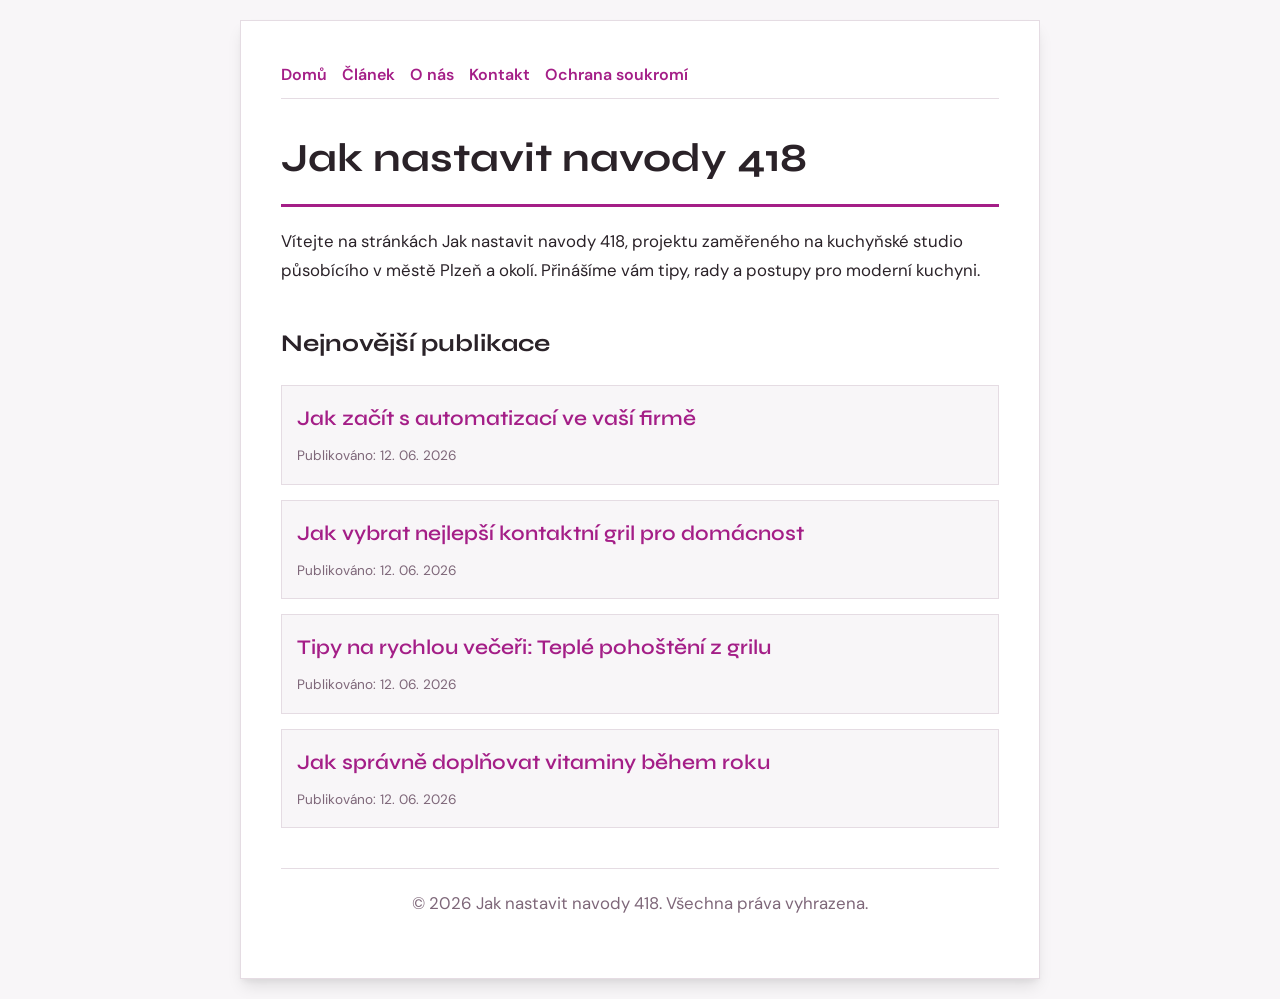
<file: index.html>
<!DOCTYPE html>
<html lang="cs">
<head>
    <meta charset="UTF-8">
    <meta name="viewport" content="width=device-width, initial-scale=1.0">
    <title>Jak nastavit navody 418 | Kuchyňské studio - Plzeň</title>
    <meta name="description" content="Vítejte na stránkách Jak nastavit navody 418, projektu zaměřeného na kuchyňské studio působícího v městě Plzeň a okolí. Přinášíme vám tipy, rady a postupy pro moderní kuchyni.">
    <meta name="geo.region" content="CZ" />
    <meta name="geo.placename" content="Plzeň" />
    <meta name="geo.position" content="49.7384;13.3736" />
    <meta name="ICBM" content="49.7384, 13.3736" />
    <link rel="stylesheet" href="style.css">
    <script type="application/ld+json">
{
  "@context": "https://schema.org",
  "@type": "LocalBusiness",
  "name": "Jak nastavit navody 418",
  "url": "https://jak-nastavit-navody-418.github.io",
  "telephone": "+420 377 555 321",
  "address": {
    "@type": "PostalAddress",
    "addressLocality": "Plzeň",
    "addressRegion": "Plzeňský",
    "postalCode": "301 00",
    "addressCountry": "CZ"
  },
  "geo": {
    "@type": "GeoCoordinates",
    "latitude": 49.7384,
    "longitude": 13.3736
  }
}
</script>
</head>
<body>
    
        <div class="container" style="max-width: 800px;">
            <nav style="display: flex; gap: 15px; margin-bottom: 25px; border-bottom: 1px solid var(--border-color); padding-bottom: 10px; overflow-x: auto; flex-wrap: wrap;">
            <a href="index.html">Domů</a>
            <a href="jak-zacit-s-automatizaci-ve-vasi-firme.html">Článek</a>
            <a href="about.html">O nás</a>
            <a href="contact.html">Kontakt</a>
            <a href="privacy.html">Ochrana soukromí</a>
        </nav>
            <h1>Jak nastavit navody 418</h1>
            <p>Vítejte na stránkách Jak nastavit navody 418, projektu zaměřeného na kuchyňské studio působícího v městě Plzeň a okolí. Přinášíme vám tipy, rady a postupy pro moderní kuchyni.</p>
            <h2 style="margin-top: 40px;">Nejnovější publikace</h2>
            <ul style="list-style-type: none; padding-left: 0;">
                <li style="background: var(--bg-color); padding: 15px; border-radius: var(--border-radius); border: 1px solid var(--border-color); margin-bottom: 15px;">
                <h3 style="margin-bottom: 5px; font-size: 1.3rem;"><a href="jak-zacit-s-automatizaci-ve-vasi-firme.html">Jak začít s automatizací ve vaší firmě</a></h3>
                <span style="font-size:0.85rem; color: var(--muted-text)">Publikováno: 12. 06. 2026</span>
            </li>
<li style="background: var(--bg-color); padding: 15px; border-radius: var(--border-radius); border: 1px solid var(--border-color); margin-bottom: 15px;">
                <h3 style="margin-bottom: 5px; font-size: 1.3rem;"><a href="jak-vybrat-nejlepsi-kontaktni-gril-pro-domacnost.html">Jak vybrat nejlepší kontaktní gril pro domácnost</a></h3>
                <span style="font-size:0.85rem; color: var(--muted-text)">Publikováno: 12. 06. 2026</span>
            </li>
<li style="background: var(--bg-color); padding: 15px; border-radius: var(--border-radius); border: 1px solid var(--border-color); margin-bottom: 15px;">
                <h3 style="margin-bottom: 5px; font-size: 1.3rem;"><a href="tipy-na-rychlou-veceri-teple-pohosteni-z-grilu.html">Tipy na rychlou večeři: Teplé pohoštění z grilu</a></h3>
                <span style="font-size:0.85rem; color: var(--muted-text)">Publikováno: 12. 06. 2026</span>
            </li>
<li style="background: var(--bg-color); padding: 15px; border-radius: var(--border-radius); border: 1px solid var(--border-color); margin-bottom: 15px;">
                <h3 style="margin-bottom: 5px; font-size: 1.3rem;"><a href="jak-spravne-doplnovat-vitaminy-behem-roku.html">Jak správně doplňovat vitaminy během roku</a></h3>
                <span style="font-size:0.85rem; color: var(--muted-text)">Publikováno: 12. 06. 2026</span>
            </li>

            </ul>
            <footer>
                <p>&copy; 2026 Jak nastavit navody 418. Všechna práva vyhrazena.</p>
            </footer>
        </div>
        
</body>
</html>
</file>
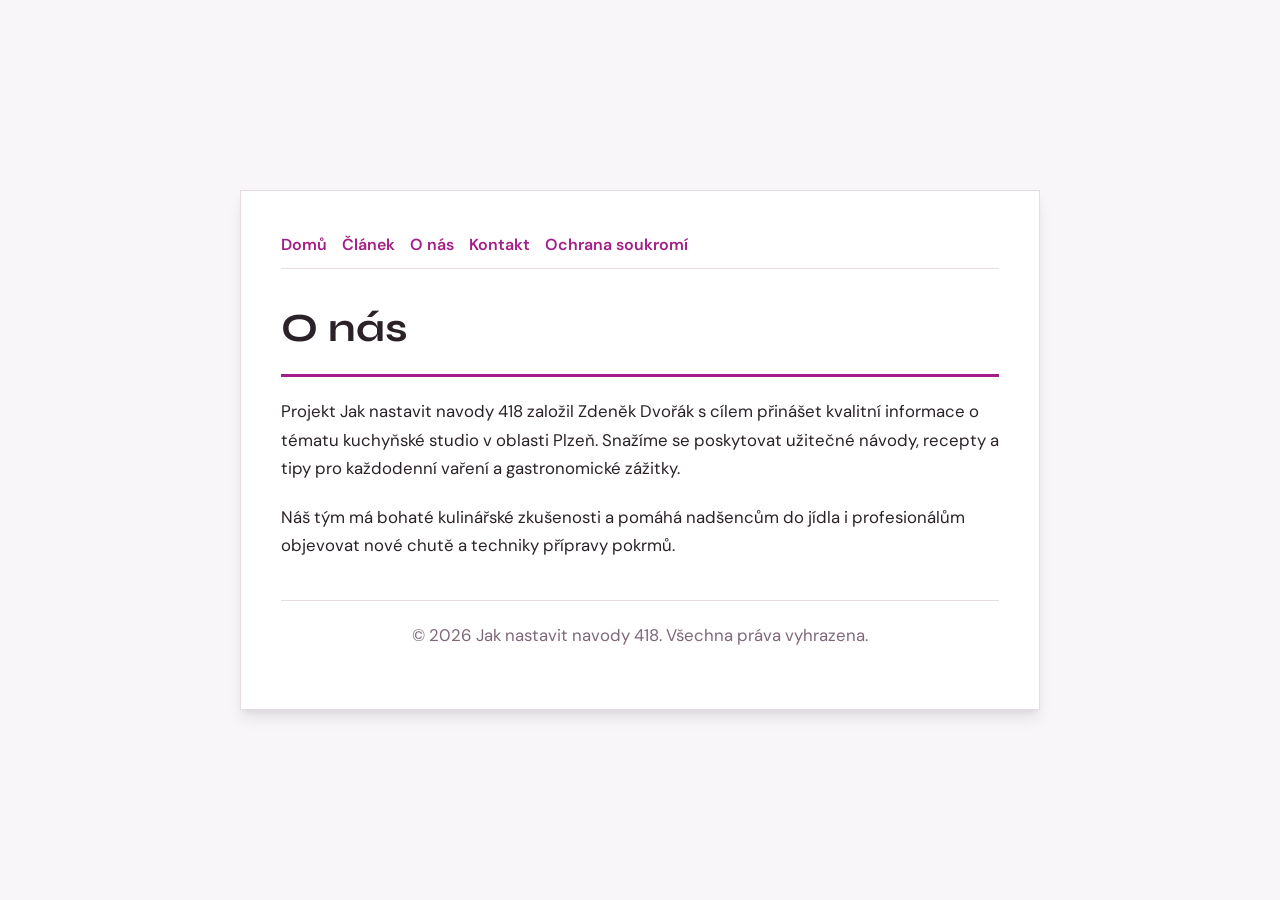
<file: about.html>
<!DOCTYPE html>
<html lang="cs">
<head>
    <meta charset="UTF-8">
    <meta name="viewport" content="width=device-width, initial-scale=1.0">
    <title>O nás | Jak nastavit navody 418</title>
    <meta name="description" content="Projekt Jak nastavit navody 418 založil Zdeněk Dvořák s cílem přinášet kvalitní informace o tématu kuchyňské studio v oblasti Plzeň. Snažíme se poskytovat užitečné návody, recepty a tipy pro každodenní vaření a gastronomické zážitky.">
    <meta name="geo.region" content="CZ" />
    <meta name="geo.placename" content="Plzeň" />
    <meta name="geo.position" content="49.7384;13.3736" />
    <meta name="ICBM" content="49.7384, 13.3736" />
    <link rel="stylesheet" href="style.css">
</head>
<body>
    
        <div class="container" style="max-width: 800px;">
            <nav style="display: flex; gap: 15px; margin-bottom: 25px; border-bottom: 1px solid var(--border-color); padding-bottom: 10px; overflow-x: auto; flex-wrap: wrap;">
            <a href="index.html">Domů</a>
            <a href="jak-zacit-s-automatizaci-ve-vasi-firme.html">Článek</a>
            <a href="about.html">O nás</a>
            <a href="contact.html">Kontakt</a>
            <a href="privacy.html">Ochrana soukromí</a>
        </nav>
            <h1>O nás</h1>
            <p>Projekt Jak nastavit navody 418 založil Zdeněk Dvořák s cílem přinášet kvalitní informace o tématu kuchyňské studio v oblasti Plzeň. Snažíme se poskytovat užitečné návody, recepty a tipy pro každodenní vaření a gastronomické zážitky.</p>
            <p>Náš tým má bohaté kulinářské zkušenosti a pomáhá nadšencům do jídla i profesionálům objevovat nové chutě a techniky přípravy pokrmů.</p>
            <footer>
                <p>&copy; 2026 Jak nastavit navody 418. Všechna práva vyhrazena.</p>
            </footer>
        </div>
        
</body>
</html>
</file>
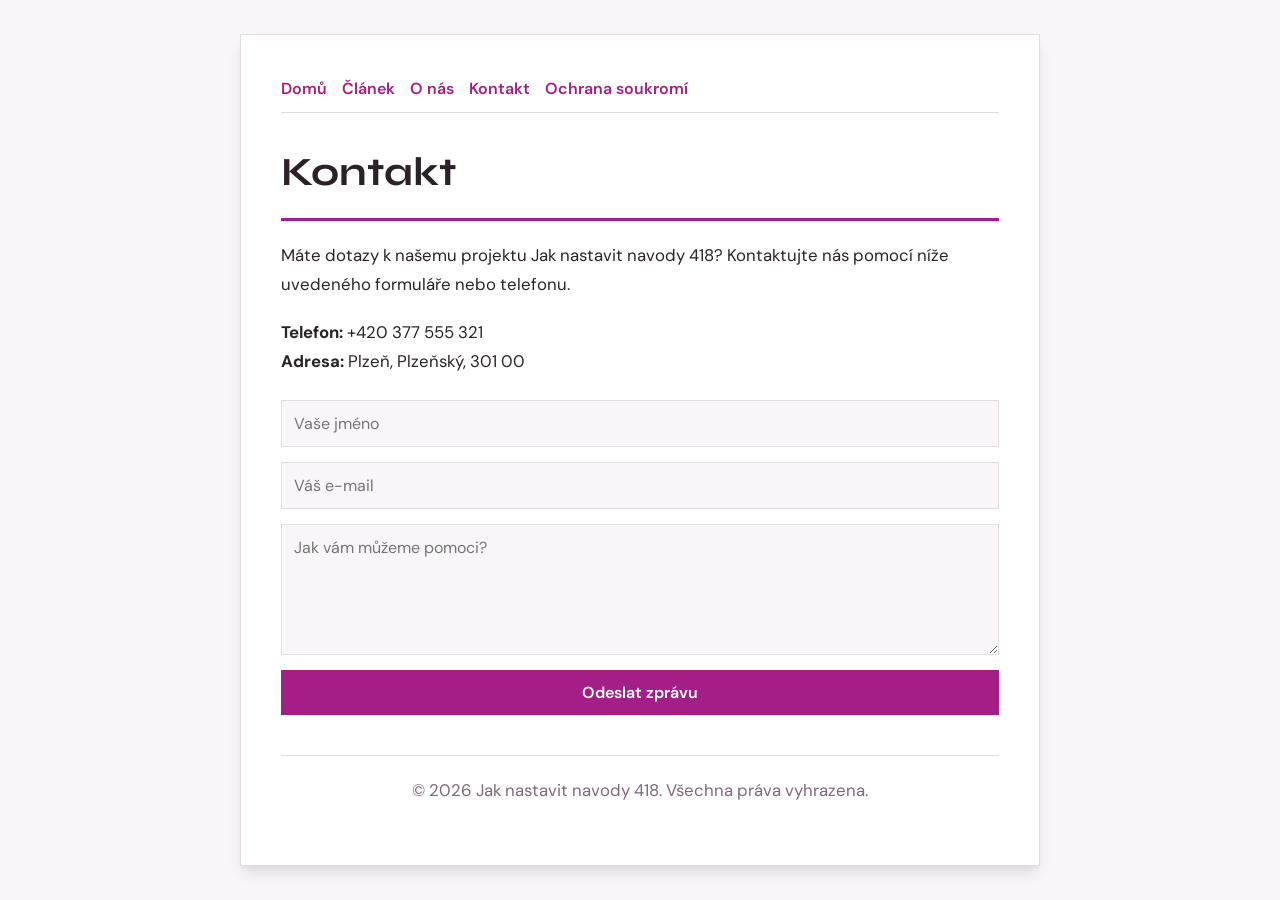
<file: contact.html>
<!DOCTYPE html>
<html lang="cs">
<head>
    <meta charset="UTF-8">
    <meta name="viewport" content="width=device-width, initial-scale=1.0">
    <title>Kontakt | Jak nastavit navody 418</title>
    <meta name="description" content="Máte dotazy k našemu projektu Jak nastavit navody 418? Kontaktujte nás pomocí níže uvedeného formuláře nebo telefonu.">
    <meta name="geo.region" content="CZ" />
    <meta name="geo.placename" content="Plzeň" />
    <meta name="geo.position" content="49.7384;13.3736" />
    <meta name="ICBM" content="49.7384, 13.3736" />
    <link rel="stylesheet" href="style.css">
</head>
<body>
    
        <div class="container" style="max-width: 800px;">
            <nav style="display: flex; gap: 15px; margin-bottom: 25px; border-bottom: 1px solid var(--border-color); padding-bottom: 10px; overflow-x: auto; flex-wrap: wrap;">
            <a href="index.html">Domů</a>
            <a href="jak-zacit-s-automatizaci-ve-vasi-firme.html">Článek</a>
            <a href="about.html">O nás</a>
            <a href="contact.html">Kontakt</a>
            <a href="privacy.html">Ochrana soukromí</a>
        </nav>
            <h1>Kontakt</h1>
            <p>Máte dotazy k našemu projektu Jak nastavit navody 418? Kontaktujte nás pomocí níže uvedeného formuláře nebo telefonu.</p>
            <p><strong>Telefon:</strong> +420 377 555 321<br><strong>Adresa:</strong> Plzeň, Plzeňský, 301 00</p>
            <form action="https://formspree.io/f/placeholder" method="POST">
                <input type="text" name="name" placeholder="Vaše jméno" required>
                <input type="email" name="email" placeholder="Váš e-mail" required>
                <textarea name="message" placeholder="Jak vám můžeme pomoci?" rows="5" required></textarea>
                <button type="submit">Odeslat zprávu</button>
            </form>
            <footer>
                <p>&copy; 2026 Jak nastavit navody 418. Všechna práva vyhrazena.</p>
            </footer>
        </div>
        
</body>
</html>
</file>
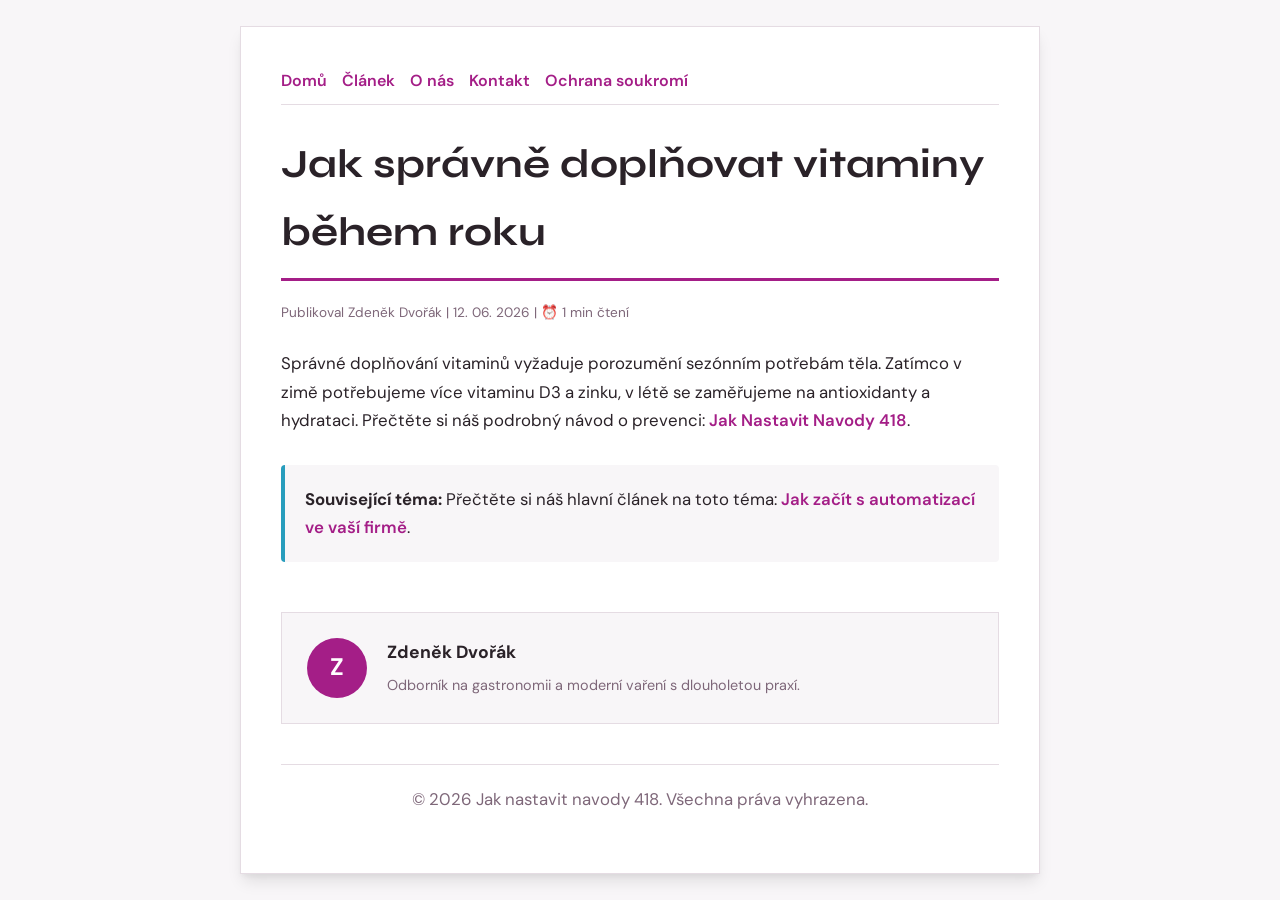
<file: jak-spravne-doplnovat-vitaminy-behem-roku.html>
<!DOCTYPE html>
<html lang="cs">
<head>
    <meta charset="UTF-8">
    <meta name="viewport" content="width=device-width, initial-scale=1.0">
    <title>Jak správně doplňovat vitaminy během roku - Jak nastavit navody 418</title>
    <meta name="description" content="Jak správně doplňovat vitaminy během roku">
    <meta name="geo.region" content="CZ" />
    <meta name="geo.placename" content="Plzeň" />
    <meta name="geo.position" content="49.7384;13.3736" />
    <meta name="ICBM" content="49.7384, 13.3736" />
    <link rel="stylesheet" href="style.css">
</head>
<body>
    
            <div class="container" style="max-width: 800px;">
                <nav style="display: flex; gap: 15px; margin-bottom: 25px; border-bottom: 1px solid var(--border-color); padding-bottom: 10px; overflow-x: auto; flex-wrap: wrap;">
            <a href="index.html">Domů</a>
            <a href="jak-zacit-s-automatizaci-ve-vasi-firme.html">Článek</a>
            <a href="about.html">O nás</a>
            <a href="contact.html">Kontakt</a>
            <a href="privacy.html">Ochrana soukromí</a>
        </nav>
                <h1>Jak správně doplňovat vitaminy během roku</h1>
                <div style="font-size:0.85rem; color: var(--muted-text); margin-bottom: 25px;">
                    Publikoval Zdeněk Dvořák | 12. 06. 2026 | ⏰ 1 min čtení
                </div>
                <article style="margin-top: 20px;">
                    <p>Správné doplňování vitaminů vyžaduje porozumění sezónním potřebám těla. Zatímco v zimě potřebujeme více vitaminu D3 a zinku, v létě se zaměřujeme na antioxidanty a hydrataci. Přečtěte si náš podrobný návod o prevenci: <a href="https://dwnldfullmovie-create.github.io/web-jak-nastavit-475/trendy-v-oblasti-digitalni-transformace-a-automatizace-procesu.html">Jak Nastavit Navody 418</a>.</p>
                    <div class="link-resource" style="margin-top: 30px; padding: 20px; border-left: 4px solid var(--accent-color); background: var(--bg-color); border-radius: 4px;"><p style="margin: 0;"><strong>Související téma:</strong> Přečtěte si náš hlavní článek na toto téma: <a href="jak-zacit-s-automatizaci-ve-vasi-firme.html">Jak začít s automatizací ve vaší firmě</a>.</p></div>
                </article>
                
            <div class="author-box" style="margin-top: 50px; padding: 25px; background: var(--bg-color); border: 1px solid var(--border-color); border-radius: var(--border-radius); display: flex; gap: 20px; align-items: center;">
                <div style="width: 60px; height: 60px; border-radius: 50%; background: var(--primary-color); display: flex; align-items: center; justify-content: center; color: white; font-weight: bold; font-size: 1.5rem;">Z</div>
                <div>
                    <h4 style="margin-bottom: 5px; font-weight: bold; font-size: 1.1rem;">Zdeněk Dvořák</h4>
                    <p style="margin: 0; font-size: 0.9rem; color: var(--muted-text);">Odborník na gastronomii a moderní vaření s dlouholetou praxí.</p>
                </div>
            </div>
            
                <footer>
                    <p>&copy; 2026 Jak nastavit navody 418. Všechna práva vyhrazena.</p>
                </footer>
            </div>
            
</body>
</html>
</file>
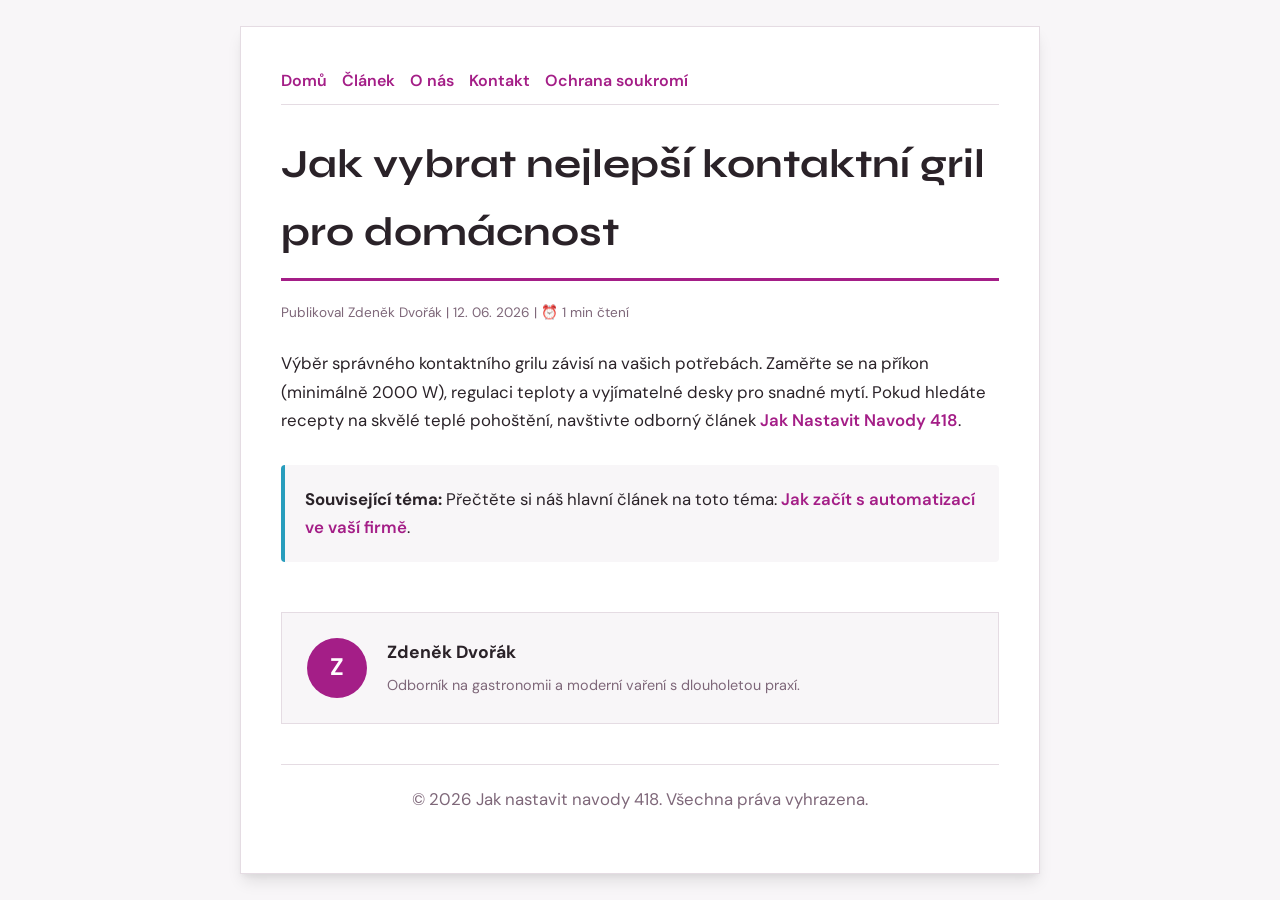
<file: jak-vybrat-nejlepsi-kontaktni-gril-pro-domacnost.html>
<!DOCTYPE html>
<html lang="cs">
<head>
    <meta charset="UTF-8">
    <meta name="viewport" content="width=device-width, initial-scale=1.0">
    <title>Jak vybrat nejlepší kontaktní gril pro domácnost - Jak nastavit navody 418</title>
    <meta name="description" content="Jak vybrat nejlepší kontaktní gril pro domácnost">
    <meta name="geo.region" content="CZ" />
    <meta name="geo.placename" content="Plzeň" />
    <meta name="geo.position" content="49.7384;13.3736" />
    <meta name="ICBM" content="49.7384, 13.3736" />
    <link rel="stylesheet" href="style.css">
</head>
<body>
    
            <div class="container" style="max-width: 800px;">
                <nav style="display: flex; gap: 15px; margin-bottom: 25px; border-bottom: 1px solid var(--border-color); padding-bottom: 10px; overflow-x: auto; flex-wrap: wrap;">
            <a href="index.html">Domů</a>
            <a href="jak-zacit-s-automatizaci-ve-vasi-firme.html">Článek</a>
            <a href="about.html">O nás</a>
            <a href="contact.html">Kontakt</a>
            <a href="privacy.html">Ochrana soukromí</a>
        </nav>
                <h1>Jak vybrat nejlepší kontaktní gril pro domácnost</h1>
                <div style="font-size:0.85rem; color: var(--muted-text); margin-bottom: 25px;">
                    Publikoval Zdeněk Dvořák | 12. 06. 2026 | ⏰ 1 min čtení
                </div>
                <article style="margin-top: 20px;">
                    <p>Výběr správného kontaktního grilu závisí na vašich potřebách. Zaměřte se na příkon (minimálně 2000 W), regulaci teploty a vyjímatelné desky pro snadné mytí. Pokud hledáte recepty na skvělé teplé pohoštění, navštivte odborný článek <a href="https://dwnldfullmovie-create.github.io/web-jak-nastavit-475/trendy-v-oblasti-digitalni-transformace-a-automatizace-procesu.html">Jak Nastavit Navody 418</a>.</p>
                    <div class="link-resource" style="margin-top: 30px; padding: 20px; border-left: 4px solid var(--accent-color); background: var(--bg-color); border-radius: 4px;"><p style="margin: 0;"><strong>Související téma:</strong> Přečtěte si náš hlavní článek na toto téma: <a href="jak-zacit-s-automatizaci-ve-vasi-firme.html">Jak začít s automatizací ve vaší firmě</a>.</p></div>
                </article>
                
            <div class="author-box" style="margin-top: 50px; padding: 25px; background: var(--bg-color); border: 1px solid var(--border-color); border-radius: var(--border-radius); display: flex; gap: 20px; align-items: center;">
                <div style="width: 60px; height: 60px; border-radius: 50%; background: var(--primary-color); display: flex; align-items: center; justify-content: center; color: white; font-weight: bold; font-size: 1.5rem;">Z</div>
                <div>
                    <h4 style="margin-bottom: 5px; font-weight: bold; font-size: 1.1rem;">Zdeněk Dvořák</h4>
                    <p style="margin: 0; font-size: 0.9rem; color: var(--muted-text);">Odborník na gastronomii a moderní vaření s dlouholetou praxí.</p>
                </div>
            </div>
            
                <footer>
                    <p>&copy; 2026 Jak nastavit navody 418. Všechna práva vyhrazena.</p>
                </footer>
            </div>
            
</body>
</html>
</file>
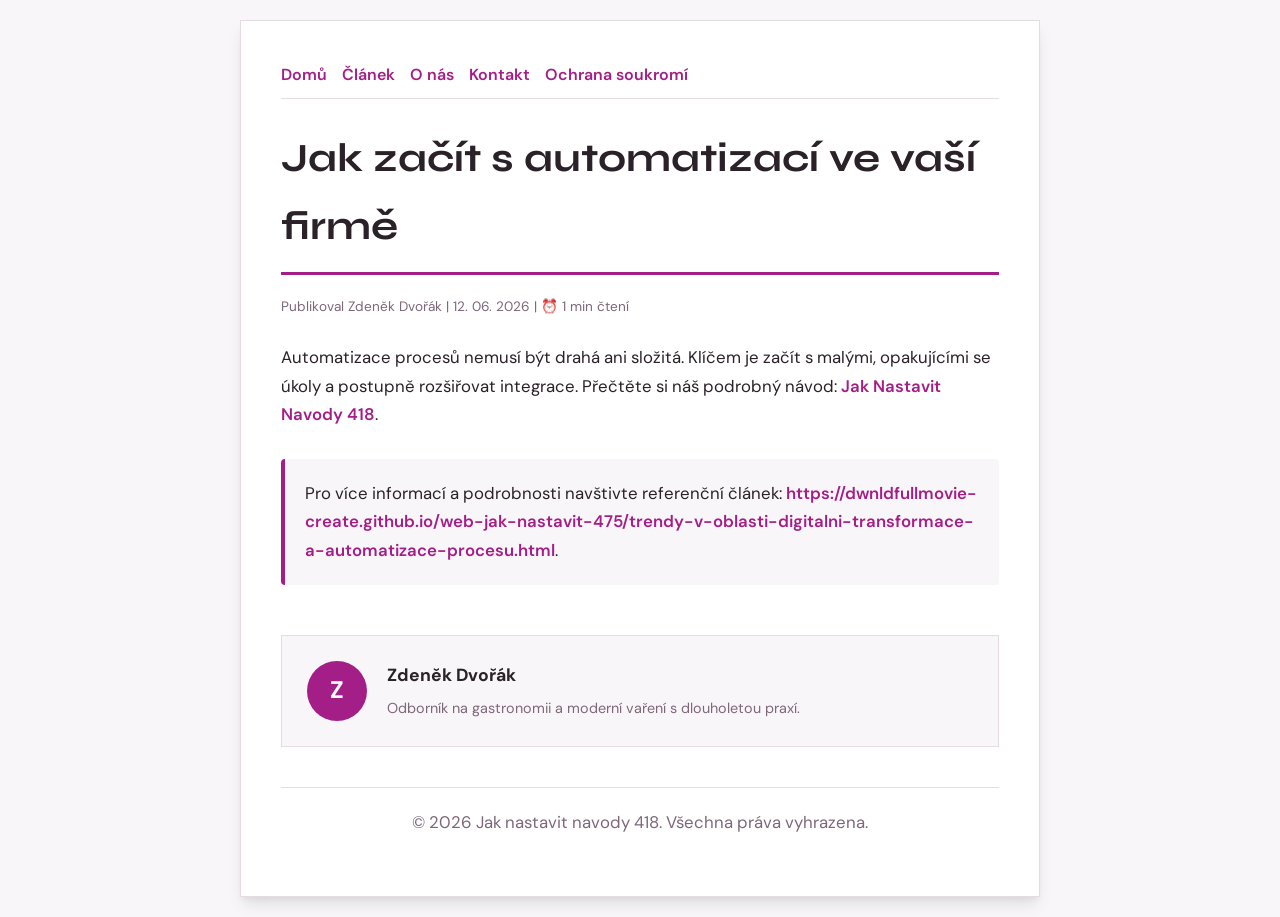
<file: jak-zacit-s-automatizaci-ve-vasi-firme.html>
<!DOCTYPE html>
<html lang="cs">
<head>
    <meta charset="UTF-8">
    <meta name="viewport" content="width=device-width, initial-scale=1.0">
    <title>Jak začít s automatizací ve vaší firmě - Jak nastavit navody 418</title>
    <meta name="description" content="Jak začít s automatizací ve vaší firmě">
    <meta name="geo.region" content="CZ" />
    <meta name="geo.placename" content="Plzeň" />
    <meta name="geo.position" content="49.7384;13.3736" />
    <meta name="ICBM" content="49.7384, 13.3736" />
    <link rel="stylesheet" href="style.css">
</head>
<body>
    
            <div class="container" style="max-width: 800px;">
                <nav style="display: flex; gap: 15px; margin-bottom: 25px; border-bottom: 1px solid var(--border-color); padding-bottom: 10px; overflow-x: auto; flex-wrap: wrap;">
            <a href="index.html">Domů</a>
            <a href="jak-zacit-s-automatizaci-ve-vasi-firme.html">Článek</a>
            <a href="about.html">O nás</a>
            <a href="contact.html">Kontakt</a>
            <a href="privacy.html">Ochrana soukromí</a>
        </nav>
                <h1>Jak začít s automatizací ve vaší firmě</h1>
                <div style="font-size:0.85rem; color: var(--muted-text); margin-bottom: 25px;">
                    Publikoval Zdeněk Dvořák | 12. 06. 2026 | ⏰ 1 min čtení
                </div>
                <article style="margin-top: 20px;">
                    <p>Automatizace procesů nemusí být drahá ani složitá. Klíčem je začít s malými, opakujícími se úkoly a postupně rozšiřovat integrace. Přečtěte si náš podrobný návod: <a href="https://dwnldfullmovie-create.github.io/web-jak-nastavit-475/trendy-v-oblasti-digitalni-transformace-a-automatizace-procesu.html">Jak Nastavit Navody 418</a>.</p>
                    <div class="link-resource" style="margin-top: 30px; padding: 20px; border-left: 4px solid var(--primary-color); background: var(--bg-color); border-radius: 4px;"><p style="margin: 0;">Pro více informací a podrobnosti navštivte referenční článek: <strong><a href="https://dwnldfullmovie-create.github.io/web-jak-nastavit-475/trendy-v-oblasti-digitalni-transformace-a-automatizace-procesu.html">https://dwnldfullmovie-create.github.io/web-jak-nastavit-475/trendy-v-oblasti-digitalni-transformace-a-automatizace-procesu.html</a></strong>.</p></div>
                </article>
                
            <div class="author-box" style="margin-top: 50px; padding: 25px; background: var(--bg-color); border: 1px solid var(--border-color); border-radius: var(--border-radius); display: flex; gap: 20px; align-items: center;">
                <div style="width: 60px; height: 60px; border-radius: 50%; background: var(--primary-color); display: flex; align-items: center; justify-content: center; color: white; font-weight: bold; font-size: 1.5rem;">Z</div>
                <div>
                    <h4 style="margin-bottom: 5px; font-weight: bold; font-size: 1.1rem;">Zdeněk Dvořák</h4>
                    <p style="margin: 0; font-size: 0.9rem; color: var(--muted-text);">Odborník na gastronomii a moderní vaření s dlouholetou praxí.</p>
                </div>
            </div>
            
                <footer>
                    <p>&copy; 2026 Jak nastavit navody 418. Všechna práva vyhrazena.</p>
                </footer>
            </div>
            
</body>
</html>
</file>
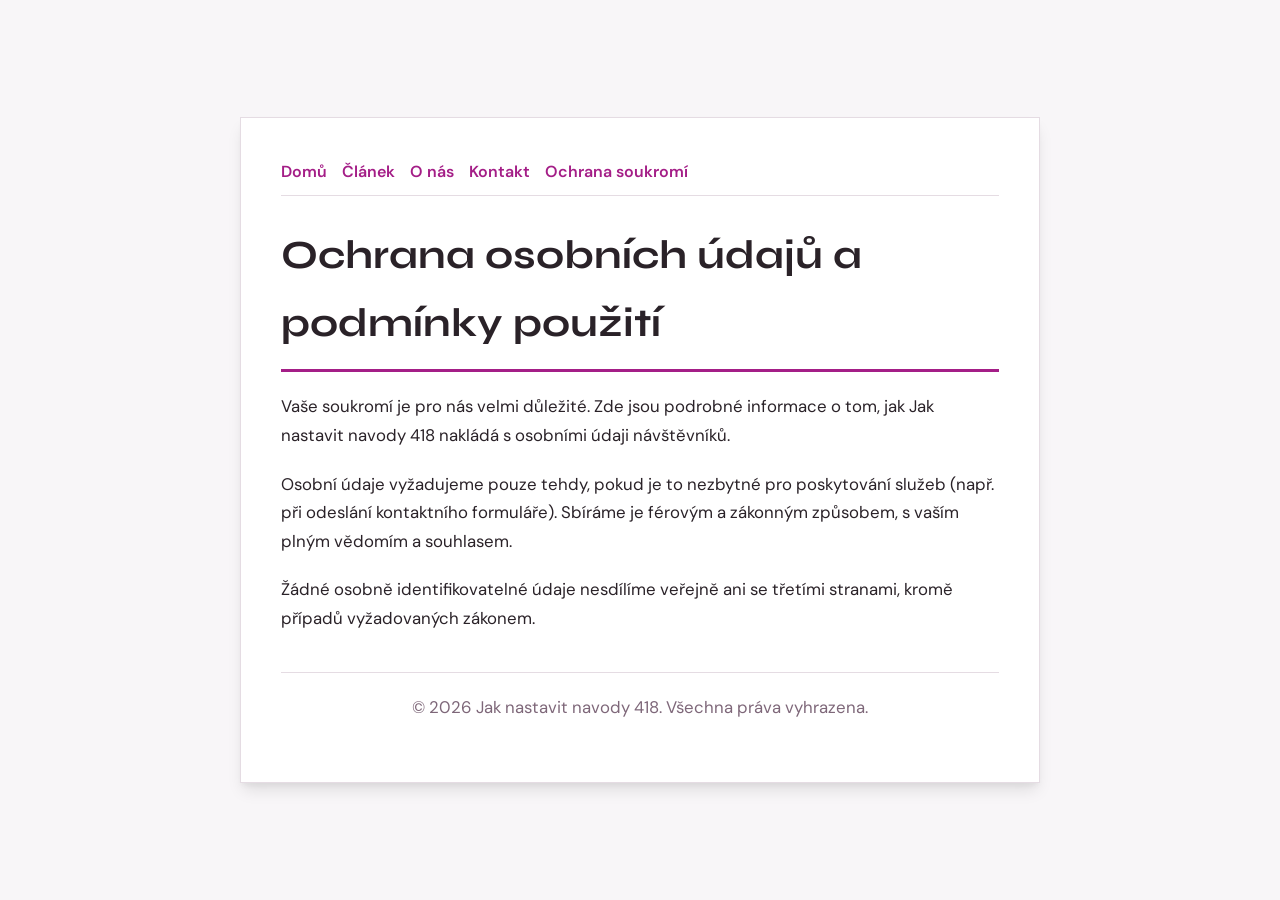
<file: privacy.html>
<!DOCTYPE html>
<html lang="cs">
<head>
    <meta charset="UTF-8">
    <meta name="viewport" content="width=device-width, initial-scale=1.0">
    <title>Ochrana osobních údajů a podmínky použití - Jak nastavit navody 418</title>
    <meta name="description" content="Vaše soukromí je pro nás velmi důležité. Zde jsou podrobné informace o tom, jak Jak nastavit navody 418 nakládá s osobními údaji návštěvníků.">
    <meta name="geo.region" content="CZ" />
    <meta name="geo.placename" content="Plzeň" />
    <meta name="geo.position" content="49.7384;13.3736" />
    <meta name="ICBM" content="49.7384, 13.3736" />
    <link rel="stylesheet" href="style.css">
</head>
<body>
    
        <div class="container" style="max-width: 800px;">
            <nav style="display: flex; gap: 15px; margin-bottom: 25px; border-bottom: 1px solid var(--border-color); padding-bottom: 10px; overflow-x: auto; flex-wrap: wrap;">
            <a href="index.html">Domů</a>
            <a href="jak-zacit-s-automatizaci-ve-vasi-firme.html">Článek</a>
            <a href="about.html">O nás</a>
            <a href="contact.html">Kontakt</a>
            <a href="privacy.html">Ochrana soukromí</a>
        </nav>
            <h1>Ochrana osobních údajů a podmínky použití</h1>
            <p>Vaše soukromí je pro nás velmi důležité. Zde jsou podrobné informace o tom, jak Jak nastavit navody 418 nakládá s osobními údaji návštěvníků.</p>
            <p>Osobní údaje vyžadujeme pouze tehdy, pokud je to nezbytné pro poskytování služeb (např. při odeslání kontaktního formuláře). Sbíráme je férovým a zákonným způsobem, s vaším plným vědomím a souhlasem.</p>
            <p>Žádné osobně identifikovatelné údaje nesdílíme veřejně ani se třetími stranami, kromě případů vyžadovaných zákonem.</p>
            <footer>
                <p>&copy; 2026 Jak nastavit navody 418. Všechna práva vyhrazena.</p>
            </footer>
        </div>
        
</body>
</html>
</file>
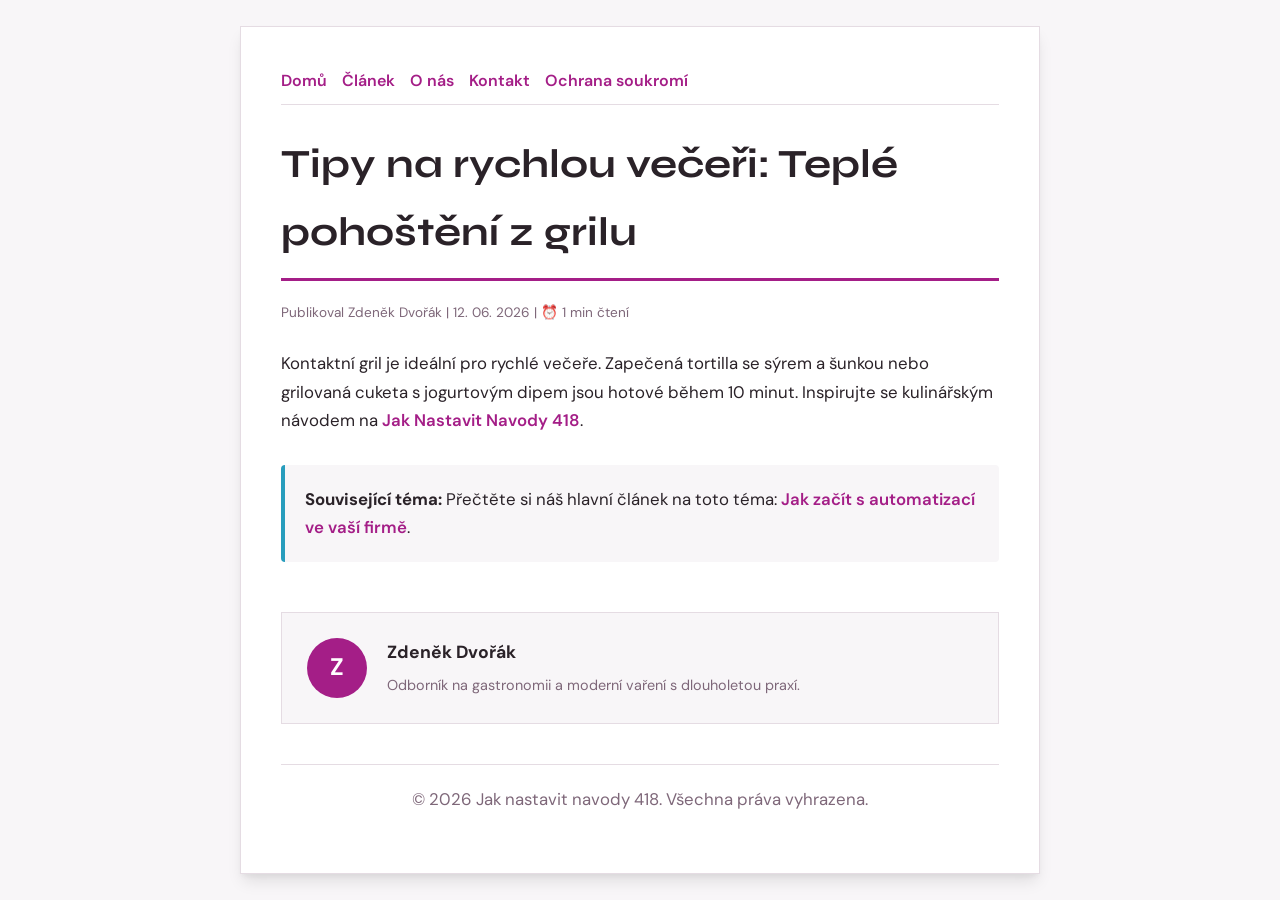
<file: tipy-na-rychlou-veceri-teple-pohosteni-z-grilu.html>
<!DOCTYPE html>
<html lang="cs">
<head>
    <meta charset="UTF-8">
    <meta name="viewport" content="width=device-width, initial-scale=1.0">
    <title>Tipy na rychlou večeři: Teplé pohoštění z grilu - Jak nastavit navody 418</title>
    <meta name="description" content="Tipy na rychlou večeři: Teplé pohoštění z grilu">
    <meta name="geo.region" content="CZ" />
    <meta name="geo.placename" content="Plzeň" />
    <meta name="geo.position" content="49.7384;13.3736" />
    <meta name="ICBM" content="49.7384, 13.3736" />
    <link rel="stylesheet" href="style.css">
</head>
<body>
    
            <div class="container" style="max-width: 800px;">
                <nav style="display: flex; gap: 15px; margin-bottom: 25px; border-bottom: 1px solid var(--border-color); padding-bottom: 10px; overflow-x: auto; flex-wrap: wrap;">
            <a href="index.html">Domů</a>
            <a href="jak-zacit-s-automatizaci-ve-vasi-firme.html">Článek</a>
            <a href="about.html">O nás</a>
            <a href="contact.html">Kontakt</a>
            <a href="privacy.html">Ochrana soukromí</a>
        </nav>
                <h1>Tipy na rychlou večeři: Teplé pohoštění z grilu</h1>
                <div style="font-size:0.85rem; color: var(--muted-text); margin-bottom: 25px;">
                    Publikoval Zdeněk Dvořák | 12. 06. 2026 | ⏰ 1 min čtení
                </div>
                <article style="margin-top: 20px;">
                    <p>Kontaktní gril je ideální pro rychlé večeře. Zapečená tortilla se sýrem a šunkou nebo grilovaná cuketa s jogurtovým dipem jsou hotové během 10 minut. Inspirujte se kulinářským návodem na <a href="https://dwnldfullmovie-create.github.io/web-jak-nastavit-475/trendy-v-oblasti-digitalni-transformace-a-automatizace-procesu.html">Jak Nastavit Navody 418</a>.</p>
                    <div class="link-resource" style="margin-top: 30px; padding: 20px; border-left: 4px solid var(--accent-color); background: var(--bg-color); border-radius: 4px;"><p style="margin: 0;"><strong>Související téma:</strong> Přečtěte si náš hlavní článek na toto téma: <a href="jak-zacit-s-automatizaci-ve-vasi-firme.html">Jak začít s automatizací ve vaší firmě</a>.</p></div>
                </article>
                
            <div class="author-box" style="margin-top: 50px; padding: 25px; background: var(--bg-color); border: 1px solid var(--border-color); border-radius: var(--border-radius); display: flex; gap: 20px; align-items: center;">
                <div style="width: 60px; height: 60px; border-radius: 50%; background: var(--primary-color); display: flex; align-items: center; justify-content: center; color: white; font-weight: bold; font-size: 1.5rem;">Z</div>
                <div>
                    <h4 style="margin-bottom: 5px; font-weight: bold; font-size: 1.1rem;">Zdeněk Dvořák</h4>
                    <p style="margin: 0; font-size: 0.9rem; color: var(--muted-text);">Odborník na gastronomii a moderní vaření s dlouholetou praxí.</p>
                </div>
            </div>
            
                <footer>
                    <p>&copy; 2026 Jak nastavit navody 418. Všechna práva vyhrazena.</p>
                </footer>
            </div>
            
</body>
</html>
</file>
<file: style.css>
@import url('https://fonts.googleapis.com/css2?family=Syne:wght@700&family=DM+Sans:wght@400;600&display=swap');

:root {
    --bg-color: hsl(313, 15%, 97%);
    --card-bg: hsl(313, 15%, 100%);
    --text-color: hsl(313, 10%, 15%);
    --muted-text: hsl(313, 10%, 45%);
    --primary-color: hsl(313, 69%, 38%);
    --accent-color: hsl(193, 65%, 45%);
    --border-color: hsl(313, 15%, 88%);
    --border-radius: 0px;
    --shadow: 0 10px 15px -3px rgba(0, 0, 0, 0.1), 0 4px 6px -2px rgba(0, 0, 0, 0.05);
    --font-headline: 'Syne', sans-serif;
    --font-body: 'DM Sans', sans-serif;
}

* {
    box-sizing: border-box;
    margin: 0;
    padding: 0;
}

body {
    background-color: var(--bg-color);
    color: var(--text-color);
    font-family: var(--font-body);
    line-height: 1.7;
    padding: 20px;
    display: flex;
    justify-content: center;
    min-height: 100vh;
}

a {
    color: var(--primary-color);
    text-decoration: none;
    font-weight: 600;
    transition: color 0.2s ease;
}

a:hover {
    color: var(--accent-color);
    text-decoration: underline;
}

.container {
    width: 100%;
    max-width: 900px;
    background: var(--card-bg);
    border: 1px solid var(--border-color);
    border-radius: var(--border-radius);
    padding: 40px;
    box-shadow: var(--shadow);
    margin: auto;
}

h1, h2, h3 {
    font-family: var(--font-headline);
    margin-bottom: 20px;
    color: var(--text-color);
}

h1 {
    font-size: 2.5rem;
    border-bottom: 3px solid var(--primary-color);
    padding-bottom: 12px;
}

p {
    margin-bottom: 20px;
    font-size: 1.05rem;
}

ul {
    margin-bottom: 20px;
    padding-left: 20px;
}

li {
    margin-bottom: 8px;
}

form {
    display: flex;
    flex-direction: column;
    gap: 15px;
    margin-top: 25px;
}

input, textarea, button {
    padding: 12px;
    border: 1px solid var(--border-color);
    border-radius: var(--border-radius);
    font-family: var(--font-body);
    font-size: 1rem;
    background: var(--bg-color);
    color: var(--text-color);
}

button {
    background: var(--primary-color);
    color: white;
    font-weight: 600;
    border: none;
    cursor: pointer;
    transition: background 0.2s ease;
}

button:hover {
    background: var(--accent-color);
}

footer {
    margin-top: 40px;
    border-top: 1px solid var(--border-color);
    padding-top: 20px;
    font-size: 0.9rem;
    color: var(--muted-text);
    text-align: center;
}
</file>
